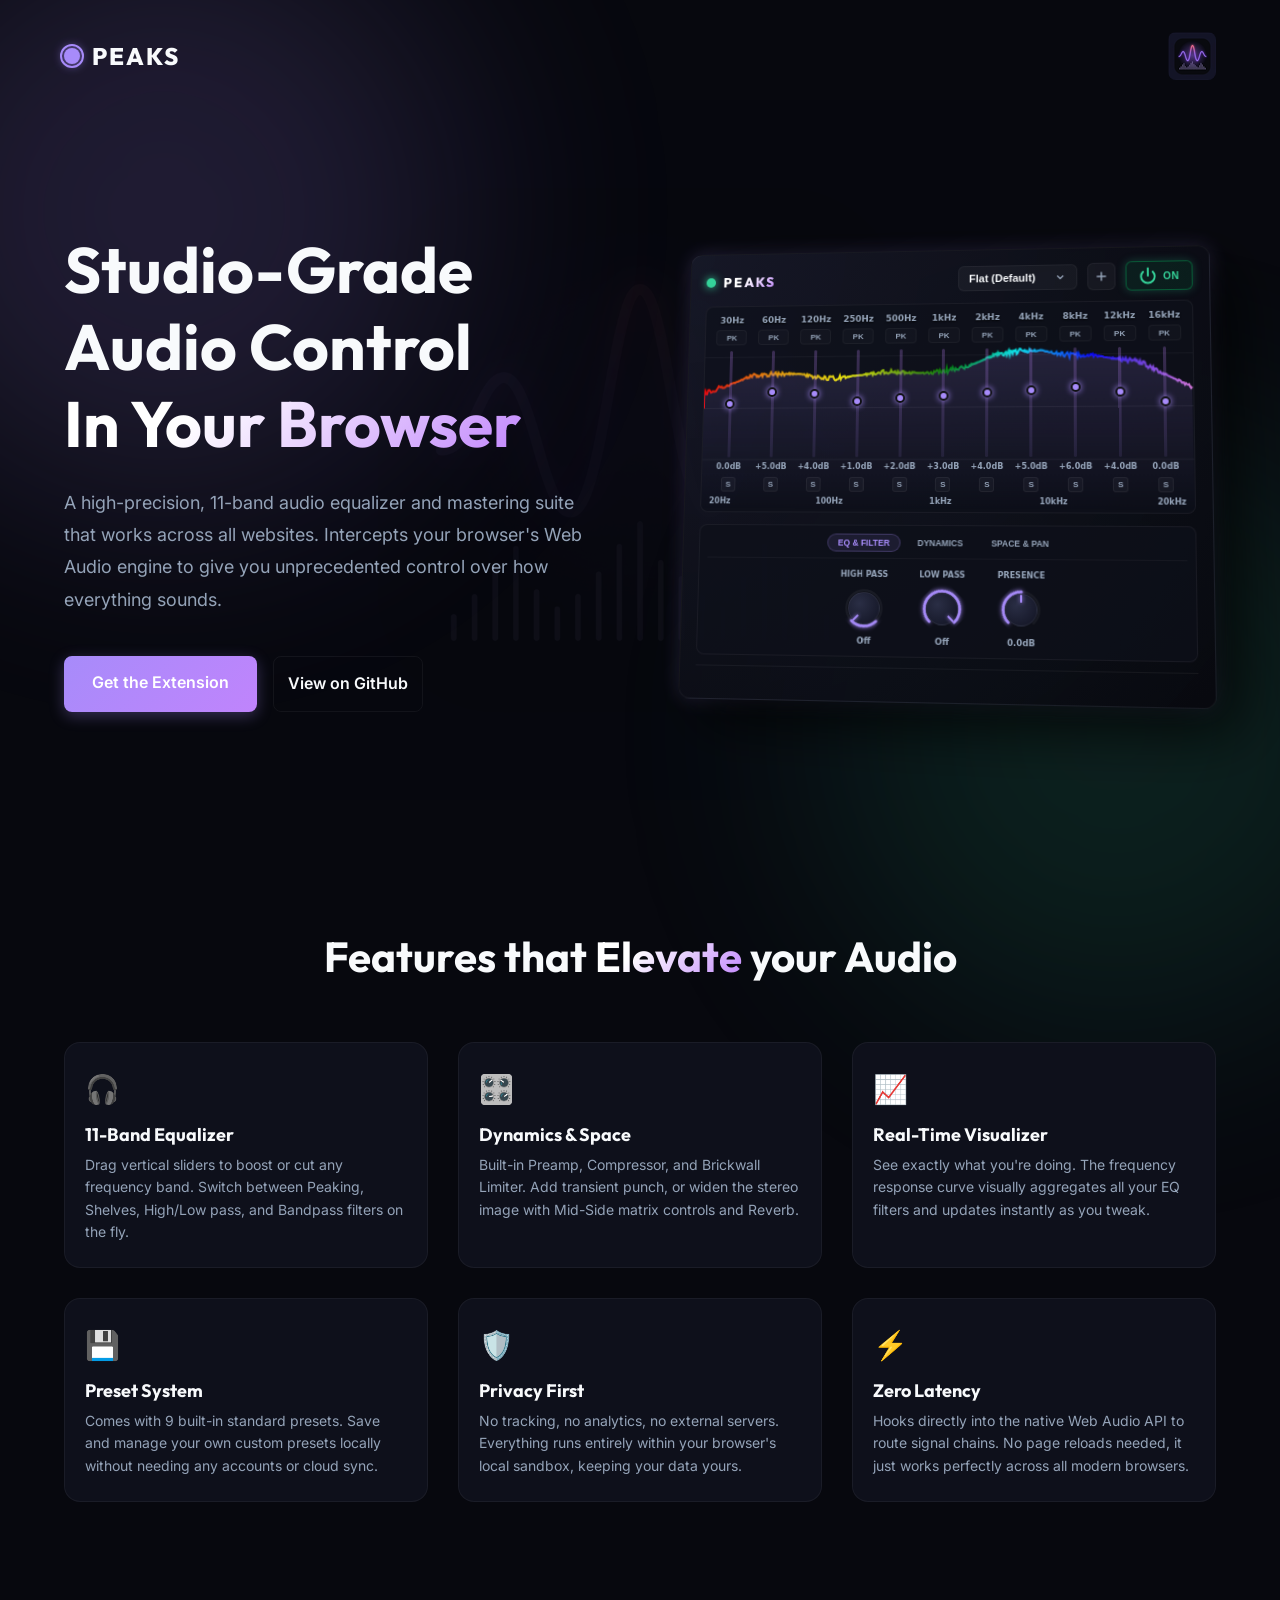
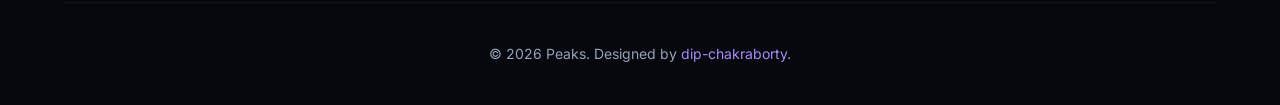
<file: index.html>
<!DOCTYPE html>
<html lang="en">
<head>
  <meta charset="UTF-8">
  <meta name="viewport" content="width=device-width, initial-scale=1.0">
  <title>Peaks - Audio Equalizer</title>
  <link rel="icon" type="image/png" href="icons/icon-48.png">
  <meta name="description" content="A high-precision, 11-band audio equalizer and mastering suite for your browser.">
  <link rel="preconnect" href="https://fonts.googleapis.com">
  <link rel="preconnect" href="https://fonts.gstatic.com" crossorigin>
  <link href="https://fonts.googleapis.com/css2?family=Inter:wght@400;500;600;700;800&family=Outfit:wght@500;700;800&display=swap" rel="stylesheet">
  <style>
    /* Landing Page Base Styles */
    :root {
      --bg-dark: #07080e;
      --bg-surface: #0e101b;
      --panel-bg: rgba(14, 16, 27, 0.7);
      --border-color: rgba(255, 255, 255, 0.05);
      --border-color-hover: rgba(167, 139, 250, 0.18);
      --text-primary: #f8fafc;
      --text-muted: #94a3b8;
      
      --accent-cyan: #a78bfa;     /* Lavender */
      --accent-purple: #c084fc;   
      --accent-green: #34d399;    /* Emerald Mint */
      --accent-red: #fb7185;
    }

    * {
      box-sizing: border-box;
      margin: 0;
      padding: 0;
    }

    body {
      font-family: 'Inter', sans-serif;
      background-color: var(--bg-dark);
      color: var(--text-primary);
      line-height: 1.6;
      overflow-x: hidden;
    }
    
    /* Watermark Background */
    body::before {
      content: '';
      position: fixed;
      top: 50%;
      left: 50%;
      transform: translate(-50%, -50%);
      width: 100vw;
      height: 100vh;
      background: url('icons/peaks_source.png') no-repeat center center;
      background-size: 700px;
      opacity: 0.04;
      z-index: -2;
      pointer-events: none;
    }

    /* Typography */
    h1, h2, h3 {
      font-family: 'Outfit', sans-serif;
      line-height: 1.2;
    }

    .gradient-text {
      background: linear-gradient(135deg, #ffffff 30%, var(--accent-purple) 100%);
      -webkit-background-clip: text;
      -webkit-text-fill-color: transparent;
    }

    .accent-text {
      color: var(--accent-green);
    }

    /* Layout */
    .container {
      max-width: 1200px;
      margin: 0 auto;
      padding: 0 24px;
    }

    /* Nav */
    nav {
      display: flex;
      justify-content: space-between;
      align-items: center;
      padding: 32px 0;
    }

    .logo-container {
      display: flex;
      align-items: center;
      gap: 12px;
      font-family: 'Outfit', sans-serif;
      font-size: 24px;
      font-weight: 800;
      letter-spacing: 2px;
    }

    .logo-dot-main {
      width: 16px;
      height: 16px;
      background-color: var(--accent-cyan);
      border-radius: 50%;
      box-shadow: 0 0 12px var(--accent-cyan);
      position: relative;
    }

    .logo-pulse-main {
      position: absolute;
      top: -4px;
      left: -4px;
      width: 24px;
      height: 24px;
      border: 2px solid var(--accent-cyan);
      border-radius: 50%;
      animation: pulse-main 2s infinite ease-out;
    }

    @keyframes pulse-main {
      0% { transform: scale(1); opacity: 0.6; }
      100% { transform: scale(2.5); opacity: 0; }
    }

    .btn-primary {
      background: linear-gradient(135deg, var(--accent-cyan) 0%, var(--accent-purple) 100%);
      color: white;
      text-decoration: none;
      padding: 12px 24px;
      border-radius: 8px;
      font-weight: 600;
      font-size: 14px;
      transition: all 0.3s ease;
      box-shadow: 0 4px 15px rgba(167, 139, 250, 0.3);
      display: inline-block;
    }

    .btn-primary:hover {
      transform: translateY(-2px);
      box-shadow: 0 6px 20px rgba(167, 139, 250, 0.5);
    }

    /* Hero Section */
    .hero {
      display: flex;
      align-items: center;
      justify-content: space-between;
      gap: 60px;
      min-height: 80vh;
      position: relative;
    }

    /* Background Glows */
    .glow-blob {
      position: absolute;
      width: 600px;
      height: 600px;
      border-radius: 50%;
      filter: blur(120px);
      z-index: -1;
      opacity: 0.4;
      pointer-events: none;
    }
    .glow-1 { top: -200px; left: -200px; background: rgba(167, 139, 250, 0.4); }
    .glow-2 { bottom: -200px; right: -200px; background: rgba(52, 211, 153, 0.3); }

    .hero-content {
      flex: 1;
      max-width: 550px;
    }

    .hero-content h1 {
      font-size: 64px;
      margin-bottom: 24px;
    }

    .hero-content p {
      font-size: 18px;
      color: var(--text-muted);
      margin-bottom: 40px;
      line-height: 1.8;
    }

    /* App Demo Container */
    .hero-demo {
      flex: 1;
      display: flex;
      justify-content: center;
      align-items: center;
      position: relative;
      perspective: 1000px;
    }

    .app-wrapper {
      transform: rotateY(-5deg) rotateX(5deg);
      transition: transform 0.5s cubic-bezier(0.175, 0.885, 0.32, 1.275);
      border-radius: 12px;
      box-shadow: 20px 20px 60px rgba(0,0,0,0.8), 0 0 20px rgba(167, 139, 250, 0.2);
    }

    .app-wrapper:hover {
      transform: rotateY(0deg) rotateX(0deg) scale(1.02);
    }

    /* Features */
    .features {
      padding: 100px 0;
      position: relative;
    }

    .section-title {
      text-align: center;
      font-size: 42px;
      margin-bottom: 60px;
    }

    .features-grid {
      display: grid;
      grid-template-columns: repeat(auto-fit, minmax(300px, 1fr));
      gap: 30px;
    }

    .feature-card {
      background: var(--bg-surface);
      border: 1px solid var(--border-color);
      padding: 24px 20px;
      border-radius: 16px;
      transition: all 0.3s ease;
      position: relative;
      overflow: hidden;
    }

    .feature-card::before {
      content: '';
      position: absolute;
      top: 0; left: 0; width: 100%; height: 100%;
      background: linear-gradient(135deg, rgba(167, 139, 250, 0.1) 0%, transparent 100%);
      opacity: 0;
      transition: opacity 0.3s ease;
    }

    .feature-card:hover {
      transform: translateY(-5px);
      border-color: var(--accent-cyan);
      box-shadow: 0 10px 30px rgba(0,0,0,0.5);
    }
    
    .feature-card:hover::before {
      opacity: 1;
    }

    .feature-icon {
      font-size: 28px;
      margin-bottom: 12px;
      color: var(--accent-cyan);
    }

    .feature-card h3 {
      font-size: 18px;
      margin-bottom: 8px;
    }

    .feature-card p {
      color: var(--text-muted);
      font-size: 14px;
    }

    /* Footer */
    footer {
      border-top: 1px solid var(--border-color);
      padding: 40px 0;
      text-align: center;
      color: var(--text-muted);
      font-size: 14px;
    }


    /* =========================================
       EMBEDDED POPUP CSS (Modified for Landing)
       ========================================= */
    .eq-container {
      width: 530px;
      height: 455px;
      background: radial-gradient(circle at top left, rgba(28, 30, 48, 0.7) 0%, rgba(7, 8, 14, 0.98) 100%);
      border: 1px solid var(--border-color);
      display: flex;
      flex-direction: column;
      justify-content: space-between;
      padding: 14px 16px;
      border-radius: 12px;
      position: relative;
      overflow: hidden;
      /* Reset fonts for inside the app */
      font-family: system-ui, -apple-system, sans-serif;
      text-align: left;
    }

    .eq-header { display: flex; justify-content: space-between; align-items: center; margin-bottom: 10px; }
    .brand { display: flex; align-items: center; gap: 8px; }
    .brand-logo { position: relative; width: 10px; height: 10px; }
    .logo-dot { position: absolute; width: 10px; height: 10px; background-color: var(--accent-cyan); border-radius: 50%; box-shadow: 0 0 8px var(--accent-cyan); transition: background-color 0.3s, box-shadow 0.3s; }
    .logo-pulse { position: absolute; width: 10px; height: 10px; background-color: transparent; border: 2px solid var(--accent-cyan); border-radius: 50%; animation: pulse 2s infinite ease-out; opacity: 0; transition: border-color 0.3s; }
    
    .eq-active .logo-dot { background-color: var(--accent-green); box-shadow: 0 0 10px var(--accent-green); }
    .eq-active .logo-pulse { border-color: var(--accent-green); }
    
    .brand h1 { font-size: 14px; font-weight: 800; letter-spacing: 2px; background: linear-gradient(135deg, #ffffff 40%, #c084fc 100%); -webkit-background-clip: text; -webkit-text-fill-color: transparent; margin:0;}
    .controls-group { display: flex; align-items: center; gap: 10px; }
    
    .custom-dropdown { position: relative; width: 120px; }
    .dropdown-trigger { width: 100%; background: rgba(255, 255, 255, 0.04); border: 1px solid var(--border-color); padding: 6px 10px; border-radius: 6px; color: var(--text-primary); font-size: 11px; font-weight: 600; cursor: pointer; outline: none; display: flex; justify-content: space-between; align-items: center; gap: 4px; transition: all 0.2s ease; }
    .dropdown-trigger:hover { background: rgba(255, 255, 255, 0.09); border-color: var(--border-color-hover); }
    .dropdown-arrow { color: var(--text-muted); transition: transform 0.2s ease; flex-shrink: 0; }
    
    .dropdown-menu { position: absolute; top: calc(100% + 5px); right: 0; width: 160px; background: rgba(10, 11, 20, 0.98); backdrop-filter: blur(12px); border: 1px solid rgba(167, 139, 250, 0.25); border-radius: 8px; box-shadow: 0 10px 25px rgba(0, 0, 0, 0.85), 0 0 12px rgba(167, 139, 250, 0.15); z-index: 150; max-height: 190px; overflow-y: auto; padding: 4px 0; display: none;}
    .dropdown-menu.active { display: block; animation: dropdown-enter 0.2s cubic-bezier(0.16, 1, 0.3, 1); }
    @keyframes dropdown-enter { from { transform: translateY(-8px); opacity: 0; } to { transform: translateY(0); opacity: 1; } }
    .dropdown-group-header { font-size: 8px; font-weight: 700; color: var(--accent-cyan); padding: 6px 12px 3px 12px; letter-spacing: 1px; text-transform: uppercase; border-bottom: 1px solid rgba(255, 255, 255, 0.03); margin-bottom: 2px; }
    .dropdown-item { font-size: 11px; font-weight: 500; color: var(--text-primary); padding: 7px 12px; cursor: pointer; transition: all 0.15s ease; display: flex; align-items: center; justify-content: space-between; }
    .dropdown-item:hover { background: rgba(167, 139, 250, 0.1); color: var(--accent-cyan); }
    .dropdown-item.selected { background: rgba(52, 211, 153, 0.08); color: var(--accent-green); font-weight: 700; }
    
    .power-btn { display: flex; align-items: center; gap: 6px; background: rgba(255, 25, 68, 0.08); border: 1px solid rgba(255, 23, 68, 0.25); padding: 5px 12px; border-radius: 6px; color: var(--accent-red); font-size: 10px; font-weight: 700; letter-spacing: 0.5px; cursor: pointer; outline: none; transition: all 0.2s; }
    .eq-active .power-btn { background: rgba(0, 230, 118, 0.08); border-color: rgba(0, 230, 118, 0.3); color: var(--accent-green); box-shadow: 0 0 10px rgba(52, 211, 153, 0.25); }
    
    .icon-btn { background: rgba(255, 255, 255, 0.04); border: 1px solid var(--border-color); padding: 6px; border-radius: 6px; color: var(--text-muted); cursor: pointer; display: flex; align-items: center; justify-content: center; transition: all 0.2s ease; }
    .icon-btn:hover { background: rgba(255, 255, 255, 0.09); color: var(--text-primary); }
    
    .visualizer-container { background: var(--panel-bg); border: 1px solid var(--border-color); border-radius: 8px; padding: 8px 8px 4px 8px; margin-bottom: 12px; position: relative; display: flex; flex-direction: column; height: 213px; }
    #response-curve { position: absolute; top: 0; left: 0; width: 100%; height: 100%; z-index: 1; pointer-events: none; }
    .visualizer-labels { position: relative; z-index: 2; display: flex; justify-content: space-between; margin-top: 4px; font-size: 8px; font-weight: 600; color: var(--text-muted); pointer-events: none; }
    
    .eq-sliders-row { position: relative; z-index: 2; display: flex; justify-content: space-between; gap: 5px; height: 183px; }
    .band-control { display: flex; flex-direction: column; align-items: center; width: 42px; height: 183px; position: relative; }
    .band-freq { font-size: 9px; font-weight: 700; color: var(--text-muted); height: 12px; line-height: 12px; margin: 0 0 4px 0; text-shadow: 0 1px 2px rgba(0,0,0,0.9); transition: color 0.2s;}
    .band-type-btn { background: rgba(255,255,255,0.02); border: 1px solid rgba(255,255,255,0.04); color: var(--text-muted); font-size: 8px; font-weight: 600; cursor: pointer; width: 32px; height: 16px; border-radius: 4px; margin: 0 0 6px 0; }
    .slider-container { height: 110px; display: flex; justify-content: center; align-items: center; width: 100%; }
    
    .slider-container input[type="range"] { writing-mode: vertical-lr; direction: rtl; width: 16px; height: 100%; appearance: none; background: transparent; cursor: pointer; outline: none; }
    .slider-container input[type="range"]::-webkit-slider-runnable-track { width: 3px; height: 100%; background: rgba(255,255,255,0.08); border-radius: 2px; }
    .eq-active .band-control input[type="range"]::-webkit-slider-runnable-track { background: linear-gradient(to top, rgba(167, 139, 250, 0.1) 0%, rgba(192, 132, 252, 0.25) 100%); }
    .slider-container input[type="range"]::-webkit-slider-thumb { appearance: none; width: 10px; height: 10px; border-radius: 50%; background: #ffffff; border: 2px solid #1a1c29; box-shadow: 0 1px 3px rgba(0,0,0,0.3); margin-left: -3.5px; transition: transform 0.1s, background-color 0.2s; }
    .eq-active .slider-container input[type="range"]::-webkit-slider-thumb { background-color: var(--accent-cyan); border-color: #0f1013; box-shadow: 0 0 6px var(--accent-cyan); }
    
    .band-value { font-size: 8px; font-weight: 600; color: var(--text-muted); height: 12px; margin: 4px 0 0 0; }
    .eq-active .band-control.active-adjust .band-value { color: var(--accent-cyan); font-weight: 700; }
    
    .band-solo-btn { background: rgba(255,255,255,0.03); border: 1px solid rgba(255,255,255,0.05); color: var(--text-muted); width: 15px; height: 15px; border-radius: 3px; font-size: 8px; font-weight: 700; cursor: pointer; display: flex; align-items: center; justify-content: center; margin: 4px 0 0 0; }
    .band-solo-btn.active { background: var(--accent-red); border-color: var(--accent-red); color: #fff; box-shadow: 0 0 6px rgba(251, 113, 133, 0.4); animation: pulse-red 1.5s infinite;}
    @keyframes pulse-red { 0% { box-shadow: 0 0 6px rgba(251, 113, 133, 0.4); } 50% { box-shadow: 0 0 12px rgba(251, 113, 133, 0.75); } 100% { box-shadow: 0 0 6px rgba(251, 113, 133, 0.4); } }
    
    .dials-section { background: var(--panel-bg); border: 1px solid var(--border-color); border-radius: 8px; padding: 8px; margin-bottom: 10px; display: flex; flex-direction: column; gap: 6px; }
    .dial-tabs { display: flex; justify-content: center; gap: 6px; border-bottom: 1px solid rgba(255,255,255,0.04); padding-bottom: 6px; }
    .dial-tab-btn { background: transparent; border: 1px solid transparent; color: var(--text-muted); font-size: 8.5px; font-weight: 700; text-transform: uppercase; padding: 3px 10px; border-radius: 20px; cursor: pointer; }
    .dial-tab-btn.active { background: rgba(167, 139, 250, 0.1); color: var(--accent-cyan); border-color: rgba(167, 139, 250, 0.25); }
    
    .eq-dials-row { display: flex; justify-content: center; gap: 12px; padding: 4px 0 0 0; }
    .dial-control { display: flex; flex-direction: column; align-items: center; width: 66px; }
    .dial-label { font-size: 8px; font-weight: 700; color: var(--text-muted); margin-bottom: 4px; text-transform: uppercase; }
    .dial-wrapper { position: relative; width: 44px; height: 44px; display: flex; justify-content: center; align-items: center; }
    .dial-knob { position: relative; width: 32px; height: 32px; background: radial-gradient(circle at 35% 35%, #2a2e45 0%, #111322 100%); border-radius: 50%; border: 1px solid rgba(255,255,255,0.06); cursor: ns-resize; z-index: 2; }
    .dial-marker { position: absolute; top: 0; left: 50%; width: 2px; height: 8px; background: #fff; transform-origin: 50% 16px; margin-left: -1px; border-radius: 1px; }
    .eq-active .dial-marker { background: var(--accent-cyan); box-shadow: 0 0 4px var(--accent-cyan); }
    .dial-svg { position: absolute; top: 0; left: 0; width: 44px; height: 44px; transform: rotate(135deg); z-index: 1; pointer-events: none; }
    .dial-track { fill: none; stroke: rgba(255,255,255,0.05); stroke-width: 2; stroke-linecap: round; stroke-dasharray: 75.4; stroke-dashoffset: 0; }
    .dial-fill { fill: none; stroke: rgba(255,255,255,0.3); stroke-width: 2.5; stroke-linecap: round; stroke-dasharray: 75.4; transition: stroke 0.3s; }
    .eq-active .dial-fill { stroke: var(--accent-cyan); filter: drop-shadow(0 0 2px var(--accent-cyan)); }
    .dial-value { font-size: 8.5px; font-weight: 600; color: var(--text-muted); margin-top: 4px; }
    .eq-active .dial-control.active-adjust .dial-value { color: var(--accent-cyan); font-weight: 700; }

    .eq-footer { display: flex; justify-content: space-between; align-items: center; }
    .text-btn { background: transparent; border: none; color: var(--text-muted); font-size: 10px; font-weight: 600; cursor: pointer; }
    .tip-text { font-size: 8.5px; color: rgba(255,255,255,0.25); text-decoration: none; }
    
    .ui-disabled { opacity: 0.5; pointer-events: none; filter: grayscale(50%); }

    /* Responsive */
    @media (max-width: 900px) {
      .hero { flex-direction: column; text-align: center; margin-top: 40px; }
      .hero-content { max-width: 100%; }
      .app-wrapper { transform: none; margin-top: 40px; }
      .app-wrapper:hover { transform: scale(1.02); }
      .glow-blob { display: none; }
    }
  </style>
</head>
<body>

  <div class="container">
    <nav>
      <div class="logo-container">
        <div class="logo-dot-main">
          <div class="logo-pulse-main"></div>
        </div>
        PEAKS
      </div>
      <div>
        <img src="icons/icon-48.png" alt="Peaks Logo" width="48" height="48" style="display: block; border-radius: 8px;" />
      </div>
    </nav>

    <section class="hero">
      <!-- Background Glows -->
      <div class="glow-blob glow-1"></div>
      <div class="glow-blob glow-2"></div>
      
      <div class="hero-content">
        <h1>Studio-Grade Audio Control <br><span class="gradient-text">In Your Browser</span></h1>
        <p>A high-precision, 11-band audio equalizer and mastering suite that works across all websites. Intercepts your browser's Web Audio engine to give you unprecedented control over how everything sounds.</p>
        <div style="display: flex; gap: 16px; justify-content: flex-start; flex-wrap: wrap;">
          <a href="https://addons.mozilla.org/en-US/firefox/addon/peaks/" class="btn-primary" style="font-size: 16px; padding: 14px 28px;">Get the Extension</a>
          <a href="https://github.com/dip-chakraborty/Peaks" target="_blank" style="color: var(--text-primary); text-decoration: none; padding: 14px; font-weight: 600; border: 1px solid var(--border-color); border-radius: 8px;">View on GitHub</a>
        </div>
      </div>

      <div class="hero-demo">
        <div class="app-wrapper">
          <!-- EMBEDDED POPUP UI -->
          <div class="eq-container" id="eq-app">
            <header class="eq-header">
              <div class="brand">
                <div class="brand-logo">
                  <span class="logo-dot"></span>
                  <span class="logo-pulse"></span>
                </div>
                <h1>PEAKS</h1>
              </div>
              <div class="controls-group">
                <div class="custom-dropdown" id="preset-dropdown">
                  <button class="dropdown-trigger" id="dropdown-trigger">
                    <span id="selected-preset-name">Flat (Default)</span>
                    <svg class="dropdown-arrow" viewBox="0 0 24 24" width="12" height="12" fill="none" stroke="currentColor" stroke-width="2.5"><polyline points="6 9 12 15 18 9"></polyline></svg>
                  </button>
                  <div class="dropdown-menu" id="dropdown-menu"></div>
                </div>
                <button id="save-preset-btn" class="icon-btn">
                  <svg viewBox="0 0 24 24" width="14" height="14" fill="none" stroke="currentColor" stroke-width="2.5"><path d="M12 5v14M5 12h14" stroke-linecap="round" stroke-linejoin="round"/></svg>
                </button>
                <button id="master-toggle" class="power-btn">
                  <svg viewBox="0 0 24 24" width="18" height="18" fill="none" stroke="currentColor" stroke-width="2.5"><path d="M18.36 6.64a9 9 0 1 1-12.73 0M12 2v10" stroke-linecap="round" stroke-linejoin="round"/></svg>
                  <span id="power-status-text">OFF</span>
                </button>
              </div>
            </header>
            
            <section class="visualizer-container">
              <canvas id="response-curve" width="498" height="195"></canvas>
              <main class="eq-sliders-row" id="sliders-row"></main>
              <div class="visualizer-labels">
                <span>20Hz</span><span>100Hz</span><span>1kHz</span><span>10kHz</span><span>20kHz</span>
              </div>
            </section>
            
            <section class="dials-section">
              <div class="dial-tabs">
                <button class="dial-tab-btn active" data-tab="tone">EQ & Filter</button>
                <button class="dial-tab-btn" data-tab="dynamics">Dynamics</button>
                <button class="dial-tab-btn" data-tab="spatial">Space & Pan</button>
              </div>
              <section class="eq-dials-row" id="dials-row"></section>
            </section>
            
            <footer class="eq-footer">
              <button id="reset-btn" class="text-btn">Reset All</button>
              <span class="tip-text">Interactive Demo</span>
            </footer>
          </div>
        </div>
      </div>
    </section>

    <section class="features" id="features">
      <h2 class="section-title">Features that <span class="gradient-text">Elevate</span> your Audio</h2>
      <div class="features-grid">
        <div class="feature-card">
          <div class="feature-icon">🎧</div>
          <h3>11-Band Equalizer</h3>
          <p>Drag vertical sliders to boost or cut any frequency band. Switch between Peaking, Shelves, High/Low pass, and Bandpass filters on the fly.</p>
        </div>
        <div class="feature-card">
          <div class="feature-icon">🎛️</div>
          <h3>Dynamics & Space</h3>
          <p>Built-in Preamp, Compressor, and Brickwall Limiter. Add transient punch, or widen the stereo image with Mid-Side matrix controls and Reverb.</p>
        </div>
        <div class="feature-card">
          <div class="feature-icon">📈</div>
          <h3>Real-Time Visualizer</h3>
          <p>See exactly what you're doing. The frequency response curve visually aggregates all your EQ filters and updates instantly as you tweak.</p>
        </div>
        <div class="feature-card">
          <div class="feature-icon">💾</div>
          <h3>Preset System</h3>
          <p>Comes with 9 built-in standard presets. Save and manage your own custom presets locally without needing any accounts or cloud sync.</p>
        </div>
        <div class="feature-card">
          <div class="feature-icon">🛡️</div>
          <h3>Privacy First</h3>
          <p>No tracking, no analytics, no external servers. Everything runs entirely within your browser's local sandbox, keeping your data yours.</p>
        </div>
        <div class="feature-card">
          <div class="feature-icon">⚡</div>
          <h3>Zero Latency</h3>
          <p>Hooks directly into the native Web Audio API to route signal chains. No page reloads needed, it just works perfectly across all modern browsers.</p>
        </div>
      </div>
    </section>
    
    <footer>
      <p>&copy; 2026 Peaks. Designed by <a href="https://github.com/dip-chakraborty" style="color: var(--accent-cyan); text-decoration: none;">dip-chakraborty</a>.</p>
    </footer>
  </div>

  <!-- EMBEDDED POPUP JS -->
  <script>
    // Embedded Peaks App Logic (Mocked for Demo)
    document.addEventListener("DOMContentLoaded", () => {
      const DEFAULT_BANDS = [
        { type: "lowshelf",  frequency: 30,    Q: 0.707, gain: 0, name: "30Hz"  },
        { type: "lowshelf",  frequency: 60,    Q: 0.707, gain: 0, name: "60Hz"  },
        { type: "peaking",   frequency: 120,   Q: 0.80,  gain: 0, name: "120Hz" },
        { type: "peaking",   frequency: 250,   Q: 0.90,  gain: 0, name: "250Hz" },
        { type: "peaking",   frequency: 500,   Q: 1.00,  gain: 0, name: "500Hz" },
        { type: "peaking",   frequency: 1000,  Q: 1.00,  gain: 0, name: "1kHz"  },
        { type: "peaking",   frequency: 2000,  Q: 1.10,  gain: 0, name: "2kHz"  },
        { type: "peaking",   frequency: 4000,  Q: 1.20,  gain: 0, name: "4kHz"  },
        { type: "peaking",   frequency: 8000,  Q: 1.50,  gain: 0, name: "8kHz"  },
        { type: "highshelf", frequency: 12000, Q: 0.707, gain: 0, name: "12kHz" },
        { type: "highshelf", frequency: 16000, Q: 0.707, gain: 0, name: "16kHz" }
      ];

      let eqSettings = {
        enabled: true, // Start enabled for demo
        bands: JSON.parse(JSON.stringify(DEFAULT_BANDS)),
        masterGain: 1.0,
        dials: { highpass: 20, lowpass: 20000, presence: 0, air: 0, brilliance: 0, width: 1.0, compressor: 0.0, limiter: -0.5, transient: 0.0, pan: 0.0, revdry: 1.0, revwet: 0.0 }
      };
      
      let activeSoloIndexes = [];
      let activeDialTab = "tone";
      let isAudioPlaying = true; // Simulate audio playing for visualizer
      let animTime = 0;

      const eqApp = document.getElementById("eq-app");
      const masterToggle = document.getElementById("master-toggle");
      const powerStatusText = document.getElementById("power-status-text");
      const slidersRow = document.getElementById("sliders-row");
      const dialsRow = document.getElementById("dials-row");
      const resetBtn = document.getElementById("reset-btn");
      const canvas = document.getElementById("response-curve");
      const ctx = canvas.getContext("2d");
      const dropdownTrigger = document.getElementById("dropdown-trigger");
      const dropdownMenu = document.getElementById("dropdown-menu");

      const PRESETS = {
        flat: [0, 0, 0, 0, 0, 0, 0, 0, 0, 0, 0],
        "bass-boost": [0, 9, 7, 4, 1, 0, 0, 0, 0, 0, 0],
        "bass-reducer": [0, -9, -7, -3, 0, 0, 0, 0, 0, 0, 0],
        "vocal-boost": [3, -3, -1, 2, 5, 6, 5, 3, 1, 0, 0],
        "treble-boost": [0, 0, 0, 0, 0, 2, 4, 7, 9, 10, 0],
        acoustic: [0, 5, 4, 1, 2, 3, 4, 5, 6, 4, 0],
        electronic: [0, 8, 5, 0, -2, 0, 2, 4, 6, 7, 0],
        rock: [0, 6, 4, -2, -3, 1, 3, 5, 6, 5, 0],
        classical: [0, 5, 3, 2, 1, -1, -1, 2, 4, 5, 0]
      };

      const DIAL_CONFIGS = [
        { id: "highpass", name: "High Pass", tab: "tone", min: 20, max: 800, step: 5, defaultVal: 20, getValueText: (v) => v===20?"Off":`${Math.round(v)}Hz`, scale: "log" },
        { id: "lowpass", name: "Low Pass", tab: "tone", min: 2000, max: 20000, step: 50, defaultVal: 20000, getValueText: (v) => v===20000?"Off":`${Math.round(v)}Hz`, scale: "log" },
        { id: "presence", name: "Presence", tab: "tone", min: -12, max: 12, step: 0.2, defaultVal: 0, getValueText: (v) => `${v>0?"+":""}${v.toFixed(1)}dB`, scale: "linear" },
        
        { id: "preamp", name: "Preamp", tab: "dynamics", min: 0, max: 2, step: 0.05, defaultVal: 1, getValueText: (v) => `${v.toFixed(2)}x`, scale: "linear" },
        { id: "compressor", name: "Compressor", tab: "dynamics", min: -40, max: 0, step: 1, defaultVal: 0, getValueText: (v) => v===0?"Off":`${v}dB`, scale: "linear" },
        
        { id: "width", name: "Width", tab: "spatial", min: 0, max: 2, step: 0.05, defaultVal: 1, getValueText: (v) => `${Math.round(v*100)}%`, scale: "linear" },
        { id: "pan", name: "Pan", tab: "spatial", min: -1, max: 1, step: 0.05, defaultVal: 0, getValueText: (v) => v===0?"Center":v>0?`R ${Math.round(v*100)}`:`L ${Math.round(Math.abs(v)*100)}`, scale: "linear" }
      ];

      function valueToPct(val, config) {
        if (config.scale === "log") return (Math.log10(val / config.min)) / (Math.log10(config.max / config.min));
        return (val - config.min) / (config.max - config.min);
      }

      function pctToValue(pct, config) {
        pct = Math.max(0, Math.min(1, pct));
        let val = config.scale === "log" ? config.min * Math.pow(config.max/config.min, pct) : config.min + pct * (config.max - config.min);
        return Math.round(val / config.step) * config.step;
      }

      function applyDisabledState() {
        if(eqSettings.enabled) {
          eqApp.classList.add("eq-active");
          eqApp.querySelectorAll('.ui-disabled').forEach(el => el.classList.remove('ui-disabled'));
        } else {
          eqApp.classList.remove("eq-active");
          eqApp.querySelector('.visualizer-container').classList.add('ui-disabled');
          eqApp.querySelector('.dials-section').classList.add('ui-disabled');
        }
      }

      function renderUI() {
        powerStatusText.textContent = eqSettings.enabled ? "ON" : "OFF";
        
        slidersRow.innerHTML = "";
        eqSettings.bands.forEach((band, idx) => {
          const div = document.createElement("div");
          div.className = "band-control";
          const sign = band.gain > 0 ? "+" : "";
          div.innerHTML = `
            <span class="band-freq">${band.name}</span>
            <button class="band-type-btn">PK</button>
            <div class="slider-container"><input type="range" min="-20" max="20" step="0.5" value="${band.gain}"></div>
            <span class="band-value">${sign}${band.gain.toFixed(1)}dB</span>
            <button class="band-solo-btn">S</button>
          `;
          const input = div.querySelector("input");
          input.addEventListener("input", (e) => {
            band.gain = parseFloat(e.target.value);
            div.querySelector(".band-value").textContent = `${band.gain > 0 ? "+" : ""}${band.gain.toFixed(1)}dB`;
            drawFrequencyResponse();
          });
          slidersRow.appendChild(div);
        });

        applyDisabledState();
      }

      function renderDials() {
        dialsRow.innerHTML = "";
        const configs = DIAL_CONFIGS.filter(c => c.tab === activeDialTab);
        configs.forEach(config => {
          let val = config.id === "preamp" ? eqSettings.masterGain : eqSettings.dials[config.id];
          const pct = valueToPct(val, config);
          const angle = -135 + pct * 270;
          const strokeDashoffset = 75.4 - pct * 75.4;

          const div = document.createElement("div");
          div.className = "dial-control";
          div.innerHTML = `
            <span class="dial-label">${config.name}</span>
            <div class="dial-wrapper">
              <div class="dial-knob"><div class="dial-marker" style="transform: rotate(${angle}deg)"></div></div>
              <svg class="dial-svg" viewBox="0 0 40 40">
                <circle class="dial-track" cx="20" cy="20" r="16"></circle>
                <circle class="dial-fill" cx="20" cy="20" r="16" style="stroke-dashoffset: ${strokeDashoffset}px"></circle>
              </svg>
            </div>
            <span class="dial-value">${config.getValueText(val)}</span>
          `;
          
          let isDragging = false, startY = 0, startPct = 0;
          const knob = div.querySelector('.dial-knob');
          
          knob.addEventListener("mousedown", (e) => {
            if(!eqSettings.enabled) return;
            isDragging = true; startY = e.clientY; startPct = valueToPct(val, config);
          });
          window.addEventListener("mousemove", (e) => {
            if(!isDragging) return;
            const newPct = Math.max(0, Math.min(1, startPct + (startY - e.clientY) * 0.007));
            val = pctToValue(newPct, config);
            if (config.id === "preamp") eqSettings.masterGain = val; else eqSettings.dials[config.id] = val;
            
            div.querySelector('.dial-marker').style.transform = `rotate(${-135 + newPct * 270}deg)`;
            div.querySelector('.dial-fill').style.strokeDashoffset = `${75.4 - newPct * 75.4}px`;
            div.querySelector('.dial-value').textContent = config.getValueText(val);
          });
          window.addEventListener("mouseup", () => isDragging = false);

          dialsRow.appendChild(div);
        });
      }

      function drawFrequencyResponse() {
        ctx.clearRect(0, 0, canvas.width, canvas.height);
        
        // Draw grid
        ctx.strokeStyle = "rgba(255, 255, 255, 0.05)";
        ctx.lineWidth = 1;
        ctx.beginPath();
        for(let i=1; i<4; i++) { ctx.moveTo(0, i*(canvas.height/4)); ctx.lineTo(canvas.width, i*(canvas.height/4)); }
        ctx.stroke();

        if(!eqSettings.enabled) return;

        // Draw EQ curve
        ctx.beginPath();
        const rainbowGrad = ctx.createLinearGradient(0, 0, canvas.width, 0);
        rainbowGrad.addColorStop(0, "rgba(255, 0, 0, 0.9)");
        rainbowGrad.addColorStop(0.15, "rgba(255, 165, 0, 0.9)");
        rainbowGrad.addColorStop(0.3, "rgba(255, 255, 0, 0.9)");
        rainbowGrad.addColorStop(0.5, "rgba(0, 128, 0, 0.9)");
        rainbowGrad.addColorStop(0.65, "rgba(0, 255, 255, 0.9)");
        rainbowGrad.addColorStop(0.8, "rgba(0, 0, 255, 0.9)");
        rainbowGrad.addColorStop(1, "rgba(238, 130, 238, 0.9)");
        ctx.strokeStyle = rainbowGrad;
        ctx.lineWidth = 2;
        ctx.moveTo(0, canvas.height/2);
        
        for(let x=0; x<canvas.width; x++) {
          let yOffset = 0;
          const normX = x / canvas.width;
          
          eqSettings.bands.forEach((b, i) => {
            const center = i / 10; 
            const dist = Math.abs(normX - center);
            const influence = Math.max(0, 1 - dist*3);
            yOffset += (b.gain * influence);
          });

          // Simulate live audio
          if(isAudioPlaying) {
            yOffset += Math.sin(x*0.05 + animTime) * (Math.random()*1.5);
          }
          
          const y = (canvas.height/2) - (yOffset * 3.5);
          ctx.lineTo(x, y);
        }
        ctx.stroke();
        
        // Fill gradient
        ctx.lineTo(canvas.width, canvas.height);
        ctx.lineTo(0, canvas.height);
        const grad = ctx.createLinearGradient(0,0,0,canvas.height);
        grad.addColorStop(0, "rgba(167, 139, 250, 0.2)");
        grad.addColorStop(1, "rgba(167, 139, 250, 0)");
        ctx.fillStyle = grad;
        ctx.fill();
      }

      function animate() {
        if(eqSettings.enabled) {
          animTime += 0.1;
          drawFrequencyResponse();
        }
        requestAnimationFrame(animate);
      }

      // Event Listeners
      masterToggle.addEventListener("click", () => {
        eqSettings.enabled = !eqSettings.enabled;
        renderUI(); renderDials(); drawFrequencyResponse();
      });

      resetBtn.addEventListener("click", () => {
        eqSettings.bands = JSON.parse(JSON.stringify(DEFAULT_BANDS));
        renderUI(); drawFrequencyResponse();
      });
      
      dropdownTrigger.addEventListener("click", () => dropdownMenu.classList.toggle("active"));
      
      const presetNames = [
        { key: "flat", label: "Flat (Default)" },
        { key: "bass-boost", label: "Bass Booster" },
        { key: "bass-reducer", label: "Bass Reducer" },
        { key: "vocal-boost", label: "Vocal Booster" },
        { key: "treble-boost", label: "Treble Booster" },
        { key: "acoustic", label: "Acoustic" },
        { key: "electronic", label: "Electronic" },
        { key: "rock", label: "Rock" },
        { key: "classical", label: "Classical" }
      ];
      presetNames.forEach(p => {
        const item = document.createElement("div");
        item.className = "dropdown-item";
        item.textContent = p.label;
        item.addEventListener("click", () => {
          eqSettings.bands.forEach((b, i) => b.gain = PRESETS[p.key][i]);
          document.getElementById("selected-preset-name").textContent = p.label;
          dropdownMenu.classList.remove("active");
          renderUI();
          drawFrequencyResponse();
        });
        dropdownMenu.appendChild(item);
      });
      document.querySelectorAll(".dial-tab-btn").forEach(btn => {
        btn.addEventListener("click", (e) => {
          if(!eqSettings.enabled) return;
          document.querySelectorAll(".dial-tab-btn").forEach(b => b.classList.remove("active"));
          e.target.classList.add("active");
          activeDialTab = e.target.dataset.tab;
          renderDials();
        });
      });
      
      // Init
      renderUI();
      renderDials();
      animate();

      // Apply a preset for the demo
      eqSettings.bands.forEach((b, i) => b.gain = PRESETS['acoustic'][i]);
      renderUI();
    });
  </script>
</body>
</html>
</file>
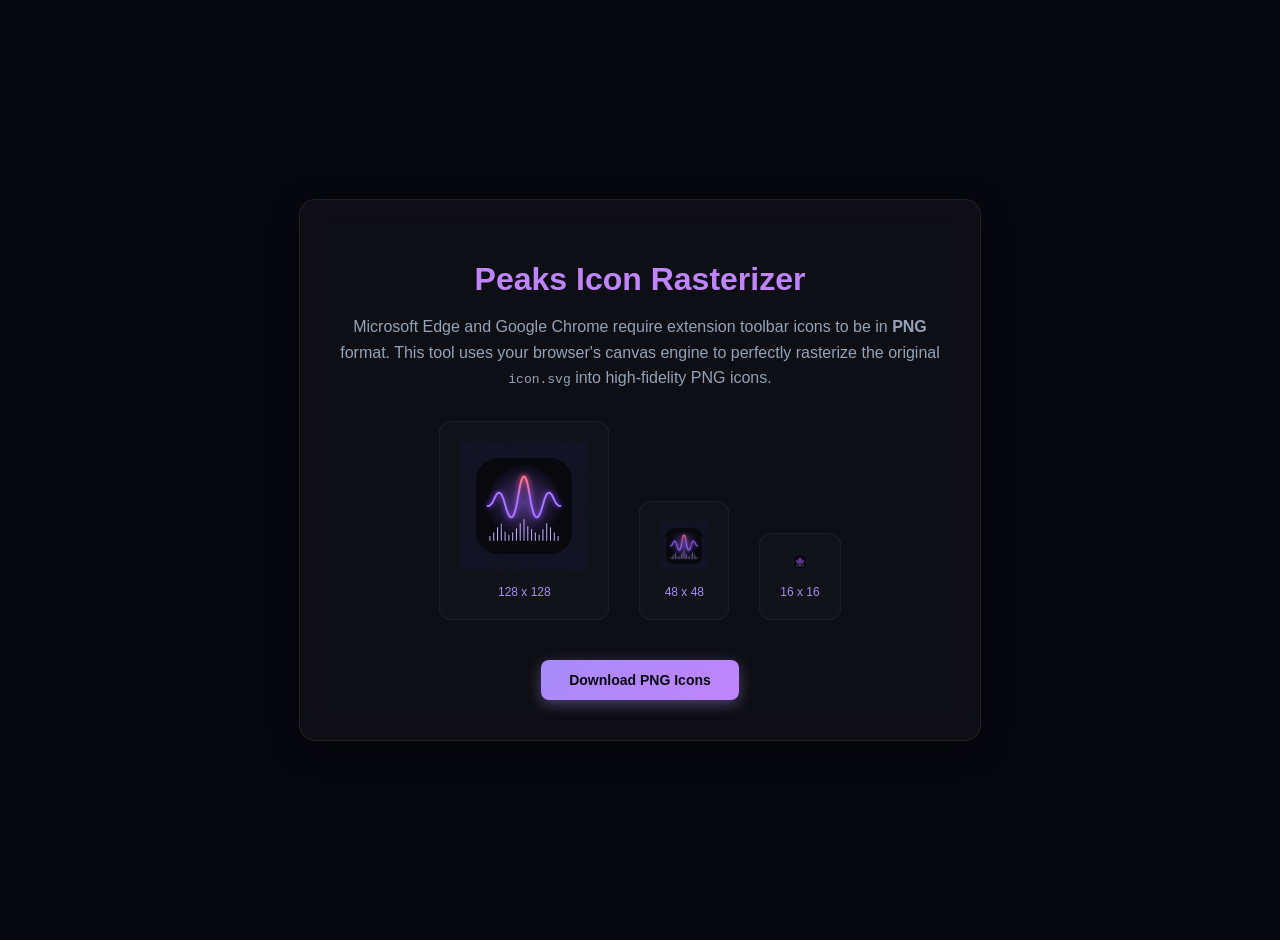
<file: developer/generator.html>
<!DOCTYPE html>
<html lang="en">
<head>
  <meta charset="UTF-8">
  <meta name="viewport" content="width=device-width, initial-scale=1.0">
  <title>Peaks Icon Rasterizer</title>
  <style>
    body {
      font-family: 'Segoe UI', Tahoma, Geneva, Verdana, sans-serif;
      background-color: #07080e;
      color: #e2e8f0;
      display: flex;
      flex-direction: column;
      align-items: center;
      justify-content: center;
      min-height: 100vh;
      margin: 0;
      padding: 20px;
    }
    .container {
      background: rgba(255, 255, 255, 0.03);
      backdrop-filter: blur(16px);
      border: 1px solid rgba(255, 255, 255, 0.08);
      border-radius: 16px;
      padding: 40px;
      text-align: center;
      max-width: 600px;
      box-shadow: 0 8px 32px 0 rgba(0, 0, 0, 0.37);
    }
    h1 {
      color: #c084fc;
      margin-bottom: 10px;
      font-weight: 600;
    }
    p {
      color: #94a3b8;
      line-height: 1.6;
      margin-bottom: 30px;
    }
    .icon-grid {
      display: flex;
      justify-content: center;
      align-items: flex-end;
      gap: 30px;
      margin-bottom: 40px;
    }
    .icon-card {
      background: rgba(255, 255, 255, 0.02);
      border: 1px solid rgba(255, 255, 255, 0.05);
      border-radius: 12px;
      padding: 20px;
      display: flex;
      flex-direction: column;
      align-items: center;
    }
    .icon-label {
      font-size: 12px;
      color: #a78bfa;
      margin-top: 15px;
      font-weight: 500;
    }
    .download-btn {
      background: linear-gradient(135deg, #a78bfa, #c084fc);
      color: #07080e;
      border: none;
      padding: 12px 28px;
      font-size: 14px;
      font-weight: 600;
      border-radius: 8px;
      cursor: pointer;
      transition: transform 0.2s, box-shadow 0.2s;
      box-shadow: 0 4px 14px 0 rgba(167, 139, 250, 0.4);
    }
    .download-btn:hover {
      transform: translateY(-2px);
      box-shadow: 0 6px 20px 0 rgba(167, 139, 250, 0.6);
    }
    .download-btn:active {
      transform: translateY(0);
    }
  </style>
</head>
<body>
  <div class="container">
    <h1>Peaks Icon Rasterizer</h1>
    <p>
      Microsoft Edge and Google Chrome require extension toolbar icons to be in <strong>PNG</strong> format. 
      This tool uses your browser's canvas engine to perfectly rasterize the original <code>icon.svg</code> into high-fidelity PNG icons.
    </p>

    <div class="icon-grid">
      <div class="icon-card">
        <canvas id="canvas-128" width="128" height="128"></canvas>
        <span class="icon-label">128 x 128</span>
      </div>
      <div class="icon-card">
        <canvas id="canvas-48" width="48" height="48"></canvas>
        <span class="icon-label">48 x 48</span>
      </div>
      <div class="icon-card">
        <canvas id="canvas-16" width="16" height="16"></canvas>
        <span class="icon-label">16 x 16</span>
      </div>
    </div>

    <button class="download-btn" id="download-all-btn">Download PNG Icons</button>
  </div>

  <script src="generator.js"></script>
</body>
</html>
</file>
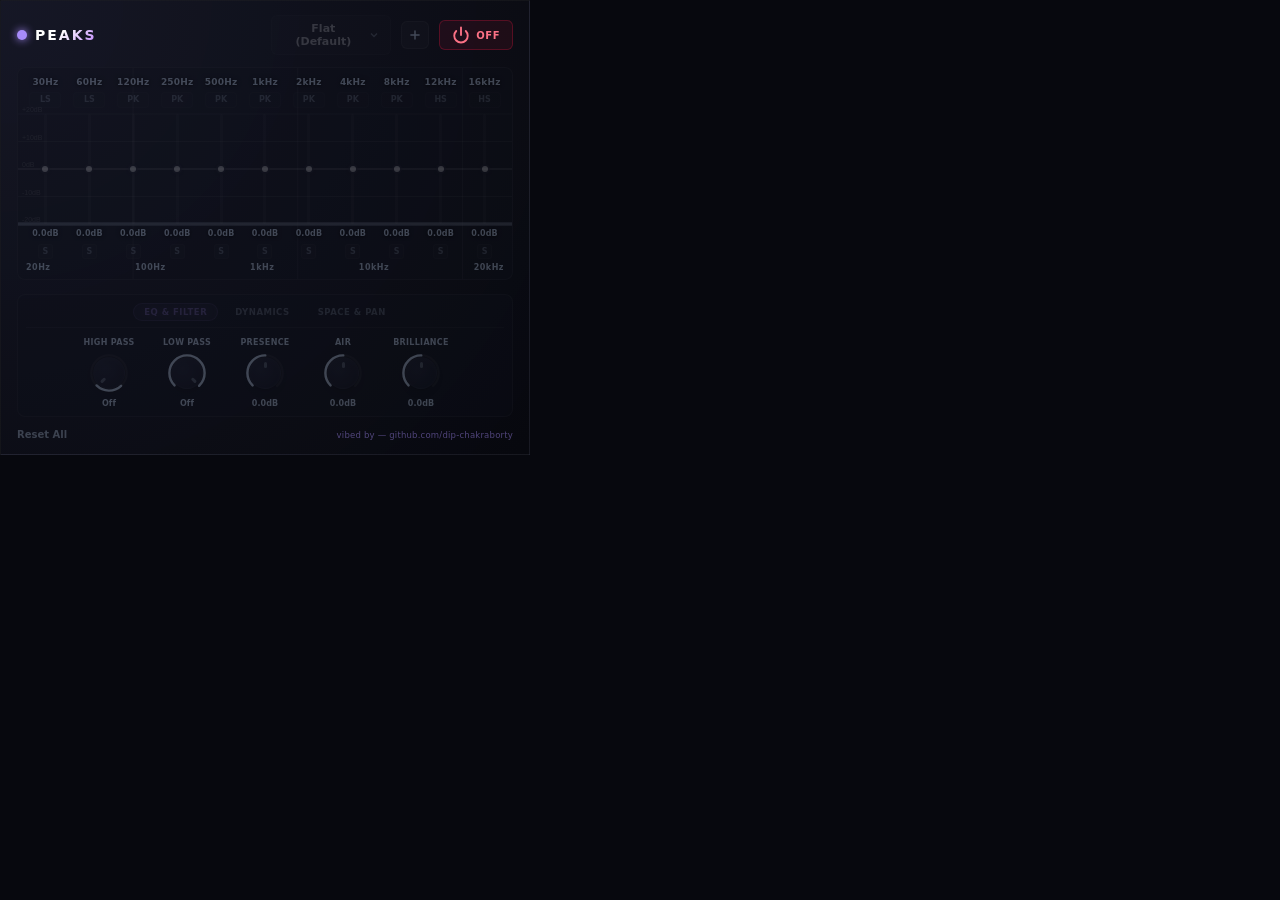
<file: popup/popup.html>
<!DOCTYPE html>
<html lang="en">
<head>
  <meta charset="UTF-8">
  <meta name="viewport" content="width=device-width, initial-scale=1.0">
  <title>Peaks</title>
  <link rel="stylesheet" href="popup.css">
</head>
<body>
  <div class="eq-container">
    <!-- Header Section -->
    <header class="eq-header">
      <div class="brand">
        <div class="brand-logo">
          <span class="logo-dot"></span>
          <span class="logo-pulse"></span>
        </div>
        <h1>PEAKS</h1>
      </div>
      <div class="controls-group">
        <!-- Custom Preset Dropdown -->
        <div class="custom-dropdown" id="preset-dropdown">
          <button class="dropdown-trigger" id="dropdown-trigger" title="Select Preset">
            <span id="selected-preset-name">Flat (Default)</span>
            <svg class="dropdown-arrow" viewBox="0 0 24 24" width="12" height="12" fill="none" stroke="currentColor" stroke-width="2.5">
              <polyline points="6 9 12 15 18 9"></polyline>
            </svg>
          </button>
          <div class="dropdown-menu hidden" id="dropdown-menu">
            <!-- Dynamically populated in groups -->
          </div>
        </div>

        <!-- Save Custom Preset Button -->
        <button id="save-preset-btn" class="icon-btn" title="Save Custom Preset" aria-label="Save Custom Preset">
          <svg viewBox="0 0 24 24" width="14" height="14" fill="none" stroke="currentColor" stroke-width="2.5">
            <path d="M12 5v14M5 12h14" stroke-linecap="round" stroke-linejoin="round"/>
          </svg>
        </button>

        <!-- Delete Custom Preset Button -->
        <button id="delete-preset-btn" class="icon-btn delete-btn hidden" title="Delete Custom Preset" aria-label="Delete Custom Preset">
          <svg viewBox="0 0 24 24" width="14" height="14" fill="none" stroke="currentColor" stroke-width="2.5">
            <polyline points="3 6 5 6 21 6" stroke-linecap="round" stroke-linejoin="round"/>
            <path d="M19 6v14a2 2 0 0 1-2 2H7a2 2 0 0 1-2-2V6m3 0V4a2 2 0 0 1 2-2h4a2 2 0 0 1 2 2v2" stroke-linecap="round" stroke-linejoin="round"/>
            <line x1="10" y1="11" x2="10" y2="17" stroke-linecap="round" stroke-linejoin="round"/>
            <line x1="14" y1="11" x2="14" y2="17" stroke-linecap="round" stroke-linejoin="round"/>
          </svg>
        </button>

        <!-- Master Power Toggle -->
        <button id="master-toggle" class="power-btn" aria-label="Toggle Equalizer">
          <svg viewBox="0 0 24 24" width="18" height="18" fill="none" stroke="currentColor" stroke-width="2.5">
            <path d="M18.36 6.64a9 9 0 1 1-12.73 0M12 2v10" stroke-linecap="round" stroke-linejoin="round"/>
          </svg>
          <span id="power-status-text">OFF</span>
        </button>
      </div>
    </header>

    <!-- Save Preset Overlay Modal -->
    <div id="save-preset-modal" class="preset-modal hidden">
      <div class="preset-modal-content">
        <h3>SAVE PRESET</h3>
        <input type="text" id="preset-name-input" placeholder="Preset name..." maxlength="18">
        <div class="preset-modal-actions">
          <button id="cancel-save-btn" class="text-btn">CANCEL</button>
          <button id="confirm-save-btn" class="action-btn">SAVE</button>
        </div>
      </div>
    </div>

    <!-- Overwrite Confirmation Modal -->
    <div id="overwrite-modal" class="preset-modal hidden">
      <div class="preset-modal-content">
        <h3>PRESET EXISTS</h3>
        <p class="overwrite-msg">A preset named &ldquo;<span id="overwrite-name-label"></span>&rdquo; already exists. Overwrite it?</p>
        <div class="preset-modal-actions">
          <button id="overwrite-no-btn" class="text-btn">NO, GO BACK</button>
          <button id="overwrite-yes-btn" class="action-btn">YES, OVERWRITE</button>
        </div>
      </div>
    </div>


    <!-- Combined Curve Visualizer & EQ Sliders -->
    <section class="visualizer-container">
      <canvas id="response-curve" width="498" height="195"></canvas>
      <main class="eq-sliders-row" id="sliders-row">
        <!-- 11 vertical sliders will be dynamically generated by JS -->
      </main>
      <div class="visualizer-labels">
        <span>20Hz</span>
        <span>100Hz</span>
        <span>1kHz</span>
        <span>10kHz</span>
        <span>20kHz</span>
      </div>
    </section>

    <!-- Tabbed Dials Section -->
    <section class="dials-section">
      <div class="dial-tabs">
        <button class="dial-tab-btn active" data-tab="tone">EQ & Filter</button>
        <button class="dial-tab-btn" data-tab="dynamics">Dynamics</button>
        <button class="dial-tab-btn" data-tab="spatial">Space & Pan</button>
      </div>
      <section class="eq-dials-row" id="dials-row">
        <!-- Rotary dials will be dynamically generated by JS based on active tab -->
      </section>
    </section>

    <!-- Footer Controls -->
    <footer class="eq-footer">
      <button id="reset-btn" class="text-btn">Reset All</button>
      <a class="tip-text credit-link" href="https://github.com/dip-chakraborty" target="_blank" rel="noopener noreferrer">vibed by &mdash; github.com/dip-chakraborty</a>
    </footer>
  </div>

  <script src="popup.js"></script>
</body>
</html>
</file>
<file: popup/popup.css>
/* Peaks - Premium Lavender & Emerald Style Sheet */

:root {
  --bg-dark: #07080e;
  --panel-bg: rgba(14, 16, 27, 0.7);
  --border-color: rgba(255, 255, 255, 0.05);
  --border-color-hover: rgba(167, 139, 250, 0.18);
  --text-primary: #f8fafc;
  --text-muted: #94a3b8;
  
  /* Modern Pleasing Lavender & Mint Theme */
  --accent-cyan: #a78bfa;     /* Beautiful Lavender */
  --accent-purple: #c084fc;   /* Soft Orchid */
  --accent-green: #34d399;    /* Fresh Emerald Mint */
  --accent-red: #fb7185;      /* Cozy Rose Pink */
  --glow-cyan: rgba(167, 139, 250, 0.35);
  --glow-green: rgba(52, 211, 153, 0.25);
  --glow-red: rgba(251, 113, 133, 0.3);
}

* {
  box-sizing: border-box;
  margin: 0;
  padding: 0;
  font-family: system-ui, -apple-system, BlinkMacSystemFont, "Segoe UI", Roboto, Oxygen, Ubuntu, Cantarell, sans-serif;
  user-select: none;
}

body {
  width: 530px;
  height: 455px;
  background-color: var(--bg-dark);
  color: var(--text-primary);
  display: flex;
  justify-content: center;
  align-items: center;
  overflow: hidden;
}

/* Glassmorphic Main Container */
.eq-container {
  width: 100%;
  height: 100%;
  padding: 14px 16px;
  background: radial-gradient(circle at top left, rgba(28, 30, 48, 0.7) 0%, rgba(7, 8, 14, 0.98) 100%);
  border: 1px solid var(--border-color);
  display: flex;
  flex-direction: column;
  justify-content: space-between;
}

/* Header Styling */
.eq-header {
  display: flex;
  justify-content: space-between;
  align-items: center;
  margin-bottom: 10px;
}

.brand {
  display: flex;
  align-items: center;
  gap: 8px;
}

.brand-logo {
  position: relative;
  width: 10px;
  height: 10px;
}

.logo-dot {
  position: absolute;
  width: 10px;
  height: 10px;
  background-color: var(--accent-cyan);
  border-radius: 50%;
  box-shadow: 0 0 8px var(--accent-cyan);
  transition: background-color 0.3s, box-shadow 0.3s;
}

.logo-pulse {
  position: absolute;
  width: 10px;
  height: 10px;
  background-color: transparent;
  border: 2px solid var(--accent-cyan);
  border-radius: 50%;
  animation: pulse 2s infinite ease-out;
  opacity: 0;
  transition: border-color 0.3s;
}

@keyframes pulse {
  0% { transform: scale(1); opacity: 0.6; }
  100% { transform: scale(3.5); opacity: 0; }
}

/* Enabled States */
body.eq-active .logo-dot {
  background-color: var(--accent-green);
  box-shadow: 0 0 10px var(--accent-green);
}

body.eq-active .logo-pulse {
  border-color: var(--accent-green);
}

.brand h1 {
  font-size: 14px;
  font-weight: 800;
  letter-spacing: 2px;
  background: linear-gradient(135deg, #ffffff 40%, #c084fc 100%);
  -webkit-background-clip: text;
  -webkit-text-fill-color: transparent;
}

.controls-group {
  display: flex;
  align-items: center;
  gap: 10px;
}

/* Custom Dropdown Styling */
.custom-dropdown {
  position: relative;
  width: 120px;
}

.dropdown-trigger {
  width: 100%;
  background: rgba(255, 255, 255, 0.04);
  border: 1px solid var(--border-color);
  padding: 6px 10px;
  border-radius: 6px;
  color: var(--text-primary);
  font-size: 11px;
  font-weight: 600;
  cursor: pointer;
  outline: none;
  display: flex;
  justify-content: space-between;
  align-items: center;
  gap: 4px;
  transition: all 0.2s ease;
}

.dropdown-trigger:hover {
  background: rgba(255, 255, 255, 0.09);
  border-color: var(--border-color-hover);
}

.dropdown-trigger:focus {
  border-color: var(--accent-cyan);
  box-shadow: 0 0 8px rgba(167, 139, 250, 0.15);
}

.dropdown-arrow {
  color: var(--text-muted);
  transition: transform 0.2s ease;
  flex-shrink: 0;
}

.dropdown-menu {
  position: absolute;
  top: calc(100% + 5px);
  right: 0;
  width: 160px;
  background: rgba(10, 11, 20, 0.98);
  backdrop-filter: blur(12px);
  border: 1px solid rgba(167, 139, 250, 0.25);
  border-radius: 8px;
  box-shadow: 0 10px 25px rgba(0, 0, 0, 0.85), 0 0 12px rgba(167, 139, 250, 0.15);
  z-index: 150;
  max-height: 190px;
  overflow-y: auto;
  padding: 4px 0;
  animation: dropdown-enter 0.2s cubic-bezier(0.16, 1, 0.3, 1);
}

@keyframes dropdown-enter {
  from { transform: translateY(-8px); opacity: 0; }
  to { transform: translateY(0); opacity: 1; }
}

.dropdown-menu::-webkit-scrollbar {
  width: 4px;
}
.dropdown-menu::-webkit-scrollbar-track {
  background: transparent;
}
.dropdown-menu::-webkit-scrollbar-thumb {
  background: rgba(255, 255, 255, 0.1);
  border-radius: 2px;
}
.dropdown-menu::-webkit-scrollbar-thumb:hover {
  background: var(--accent-cyan);
}

.dropdown-group-header {
  font-size: 8px;
  font-weight: 700;
  color: var(--accent-cyan);
  padding: 6px 12px 3px 12px;
  letter-spacing: 1px;
  text-transform: uppercase;
  border-bottom: 1px solid rgba(255, 255, 255, 0.03);
  margin-bottom: 2px;
}

.dropdown-item {
  font-size: 11px;
  font-weight: 500;
  color: var(--text-primary);
  padding: 7px 12px;
  cursor: pointer;
  transition: all 0.15s ease;
  display: flex;
  align-items: center;
  justify-content: space-between;
}

.dropdown-item:hover {
  background: rgba(167, 139, 250, 0.1);
  color: var(--accent-cyan);
}

.dropdown-item.selected {
  background: rgba(52, 211, 153, 0.08);
  color: var(--accent-green);
  font-weight: 700;
}

.dropdown-item.selected::after {
  content: "✓";
  font-size: 9px;
  color: var(--accent-green);
}

/* Master Power Button */
.power-btn {
  display: flex;
  align-items: center;
  gap: 6px;
  background: rgba(255, 25, 68, 0.08);
  border: 1px solid rgba(255, 23, 68, 0.25);
  padding: 5px 12px;
  border-radius: 6px;
  color: var(--accent-red);
  font-size: 10px;
  font-weight: 700;
  letter-spacing: 0.5px;
  cursor: pointer;
  outline: none;
  transition: all 0.2s cubic-bezier(0.4, 0, 0.2, 1);
}

.power-btn:hover {
  background: rgba(255, 23, 68, 0.15);
  box-shadow: 0 0 8px rgba(255, 23, 68, 0.15);
}

body.eq-active .power-btn {
  background: rgba(0, 230, 118, 0.08);
  border-color: rgba(0, 230, 118, 0.3);
  color: var(--accent-green);
  box-shadow: 0 0 10px var(--glow-green);
}

body.eq-active .power-btn:hover {
  background: rgba(0, 230, 118, 0.15);
  box-shadow: 0 0 12px rgba(0, 230, 118, 0.25);
}

/* Combined Curve Visualizer & Sliders */
.visualizer-container {
  background: var(--panel-bg);
  border: 1px solid var(--border-color);
  border-radius: 8px;
  padding: 8px 8px 4px 8px;
  margin-bottom: 12px;
  position: relative;
  display: flex;
  flex-direction: column;
  height: 213px; /* Exact physical height matching overlaid bands + labels */
}

#response-curve {
  position: absolute;
  top: 0;
  left: 0;
  width: 100%;
  height: 100%;
  z-index: 1;
  display: block;
  pointer-events: none; /* Let clicks pass through to sliders */
}

.visualizer-labels {
  position: relative;
  z-index: 2;
  display: flex;
  justify-content: space-between;
  margin-top: 4px;
  font-size: 8px;
  font-weight: 600;
  color: var(--text-muted);
  letter-spacing: 0.5px;
  pointer-events: none;
}

/* EQ Sliders Row (Overlay) */
.eq-sliders-row {
  position: relative;
  z-index: 2;
  display: flex;
  justify-content: space-between;
  gap: 5px;
  height: 183px; /* Explicit overlaid sliders height */
  background: transparent;
  border: none;
  padding: 0;
  margin-bottom: 0;
}

/* Slider Module */
.band-control {
  display: flex;
  flex-direction: column;
  align-items: center;
  width: 42px;
  height: 183px; /* Explicit layout height */
  position: relative;
}

.band-freq {
  font-size: 9px;
  font-weight: 700;
  color: var(--text-muted);
  letter-spacing: 0.2px;
  height: 12px;
  line-height: 12px;
  margin: 0 0 4px 0;
  transition: color 0.2s;
  text-shadow: 0 1px 2px rgba(0, 0, 0, 0.9), 0 0 4px rgba(0, 0, 0, 0.9);
}

.band-control:hover .band-freq {
  color: var(--text-primary);
}

/* Type Select Button inside Band */
.band-type-btn {
  background: rgba(255, 255, 255, 0.02);
  border: 1px solid rgba(255, 255, 255, 0.04);
  color: var(--text-muted);
  font-size: 8px;
  font-weight: 600;
  cursor: pointer;
  width: 32px;
  height: 16px;
  padding: 0;
  line-height: 14px;
  text-align: center;
  border-radius: 4px;
  margin: 0 0 6px 0;
  text-transform: uppercase;
  transition: all 0.15s ease;
}

.band-type-btn:hover {
  color: var(--accent-cyan);
  background: rgba(255, 255, 255, 0.06);
}

/* Slider Track & Thumb Styling */
.slider-container {
  height: 110px;
  display: flex;
  justify-content: center;
  align-items: center;
  position: relative;
  width: 100%;
  margin: 0;
}

.slider-container input[type="range"] {
  writing-mode: vertical-lr;
  direction: rtl; /* This aligns top of slider to maximum positive value */
  width: 16px;
  height: 100%;
  appearance: none;
  background: transparent;
  cursor: pointer;
  outline: none;
}

/* Webkit Track Customization */
.slider-container input[type="range"]::-webkit-slider-runnable-track {
  width: 3px;
  height: 100%;
  background: rgba(255, 255, 255, 0.08);
  border-radius: 2px;
  transition: background 0.2s;
}

.band-control:hover input[type="range"]::-webkit-slider-runnable-track {
  background: rgba(255, 255, 255, 0.15);
}

body.eq-active .band-control input[type="range"]::-webkit-slider-runnable-track {
  background: linear-gradient(to top, rgba(167, 139, 250, 0.1) 0%, rgba(192, 132, 252, 0.25) 100%);
}

/* Webkit Thumb Customization */
.slider-container input[type="range"]::-webkit-slider-thumb {
  appearance: none;
  width: 10px;
  height: 10px;
  border-radius: 50%;
  background: #ffffff;
  border: 2px solid #1a1c29;
  box-shadow: 0 1px 3px rgba(0,0,0,0.3);
  margin-left: -3.5px; /* Center thumb on webkit track */
  transition: transform 0.1s ease, background-color 0.2s, box-shadow 0.2s;
}

.slider-container input[type="range"]::-webkit-slider-thumb:hover {
  transform: scale(1.3);
  background-color: var(--accent-cyan);
}

body.eq-active .slider-container input[type="range"]::-webkit-slider-thumb {
  background-color: var(--accent-cyan);
  border-color: #0f1013;
  box-shadow: 0 0 6px var(--accent-cyan);
}

body.eq-active .slider-container input[type="range"]::-webkit-slider-thumb:hover {
  background-color: #ffffff;
  box-shadow: 0 0 10px var(--accent-cyan);
}

/* Firefox Track and Thumb Styling */
.slider-container input[type="range"]::-moz-range-track {
  width: 3px;
  height: 100%;
  background: rgba(255, 255, 255, 0.08);
  border-radius: 2px;
}

.slider-container input[type="range"]::-moz-range-thumb {
  width: 10px;
  height: 10px;
  border-radius: 50%;
  background: #ffffff;
  border: 2px solid #1a1c29;
  box-shadow: 0 1px 3px rgba(0,0,0,0.3);
  transition: transform 0.1s ease;
}

body.eq-active .slider-container input[type="range"]::-moz-range-thumb {
  background-color: var(--accent-cyan);
  box-shadow: 0 0 6px var(--accent-cyan);
}

/* Numerical Readout below Slider */
.band-value {
  font-size: 8px;
  font-weight: 600;
  color: var(--text-muted);
  height: 12px;
  line-height: 12px;
  margin: 4px 0 0 0;
  width: 100%;
  text-align: center;
  letter-spacing: 0.1px;
  text-shadow: 0 1px 2px rgba(0, 0, 0, 0.9), 0 0 4px rgba(0, 0, 0, 0.9);
}

body.eq-active .band-control.active-adjust .band-value {
  color: var(--accent-cyan);
  font-weight: 700;
}

/* Band Solo Button */
.band-solo-btn {
  background: rgba(255, 255, 255, 0.03);
  border: 1px solid rgba(255, 255, 255, 0.05);
  color: var(--text-muted);
  width: 15px;
  height: 15px;
  border-radius: 3px;
  font-size: 8px;
  font-weight: 700;
  cursor: pointer;
  display: flex;
  align-items: center;
  justify-content: center;
  margin: 4px 0 0 0;
  transition: all 0.15s ease;
}

.band-solo-btn:hover {
  background: rgba(0, 242, 254, 0.1);
  border-color: var(--accent-cyan);
  color: var(--accent-cyan);
}

.band-solo-btn.active {
  background: var(--accent-red);
  border-color: var(--accent-red);
  color: #ffffff;
  box-shadow: 0 0 6px var(--glow-red);
  animation: pulse-red 1.5s infinite;
}

@keyframes pulse-red {
  0% { box-shadow: 0 0 6px rgba(251, 113, 133, 0.4); }
  50% { box-shadow: 0 0 12px rgba(251, 113, 133, 0.75); }
  100% { box-shadow: 0 0 6px rgba(251, 113, 133, 0.4); }
}

/* Footer Section */
.eq-footer {
  display: flex;
  justify-content: space-between;
  align-items: center;
}

.text-btn {
  background: transparent;
  border: none;
  color: var(--text-muted);
  font-size: 10px;
  font-weight: 600;
  cursor: pointer;
  transition: color 0.15s;
  outline: none;
}

.text-btn:hover {
  color: var(--text-primary);
}

.tip-text {
  font-size: 8.5px;
  color: rgba(255, 255, 255, 0.25);
  letter-spacing: 0.2px;
}

.credit-link {
  text-decoration: none;
  color: rgba(167, 139, 250, 0.45);
  transition: color 0.2s ease, text-shadow 0.2s ease;
  cursor: pointer;
}
.credit-link:hover {
  color: rgba(167, 139, 250, 0.85);
  text-shadow: 0 0 8px rgba(167, 139, 250, 0.5);
}

/* Preset Icon Buttons */
.icon-btn {
  background: rgba(255, 255, 255, 0.04);
  border: 1px solid var(--border-color);
  padding: 6px;
  border-radius: 6px;
  color: var(--text-muted);
  cursor: pointer;
  display: flex;
  align-items: center;
  justify-content: center;
  transition: all 0.2s ease;
}

.icon-btn:hover {
  background: rgba(255, 255, 255, 0.09);
  border-color: var(--border-color-hover);
  color: var(--text-primary);
}

.icon-btn.delete-btn {
  background: rgba(251, 113, 133, 0.05);
  border-color: rgba(251, 113, 133, 0.15);
  color: var(--accent-red);
}

.icon-btn.delete-btn:hover {
  background: rgba(251, 113, 133, 0.12);
  border-color: var(--accent-red);
}

.hidden {
  display: none !important;
}

/* Preset Modal Overlay */
.preset-modal {
  position: absolute;
  top: 0;
  left: 0;
  width: 100%;
  height: 100%;
  background: rgba(7, 8, 14, 0.85);
  backdrop-filter: blur(8px);
  display: flex;
  justify-content: center;
  align-items: center;
  z-index: 100;
  transition: opacity 0.25s ease;
}

.preset-modal-content {
  background: radial-gradient(circle at top left, rgba(32, 34, 54, 0.95) 0%, rgba(14, 16, 28, 0.98) 100%);
  border: 1px solid rgba(167, 139, 250, 0.2);
  box-shadow: 0 10px 30px rgba(0, 0, 0, 0.7), 0 0 15px rgba(167, 139, 250, 0.1);
  border-radius: 12px;
  padding: 20px;
  width: 280px;
  text-align: center;
  animation: modal-enter 0.3s cubic-bezier(0.16, 1, 0.3, 1);
}

@keyframes modal-enter {
  from { transform: scale(0.92); opacity: 0; }
  to { transform: scale(1); opacity: 1; }
}

.preset-modal h3 {
  font-size: 11px;
  font-weight: 800;
  letter-spacing: 1.5px;
  color: var(--text-primary);
  margin-bottom: 12px;
  background: linear-gradient(135deg, #ffffff 40%, #c084fc 100%);
  -webkit-background-clip: text;
  -webkit-text-fill-color: transparent;
}

.overwrite-msg {
  font-size: 11px;
  color: var(--text-muted);
  line-height: 1.55;
  margin-bottom: 18px;
  -webkit-text-fill-color: var(--text-muted);
}

.overwrite-msg span {
  color: var(--accent-cyan);
  font-weight: 700;
  -webkit-text-fill-color: var(--accent-cyan);
}

#preset-name-input {
  width: 100%;
  background: rgba(255, 255, 255, 0.04);
  border: 1px solid var(--border-color);
  padding: 8px 12px;
  border-radius: 6px;
  color: var(--text-primary);
  font-size: 11px;
  font-weight: 500;
  outline: none;
  margin-bottom: 16px;
  text-align: center;
  transition: all 0.2s ease;
}

#preset-name-input:focus {
  border-color: var(--accent-cyan);
  box-shadow: 0 0 10px rgba(167, 139, 250, 0.2);
  background: rgba(255, 255, 255, 0.07);
}

.preset-modal-actions {
  display: flex;
  justify-content: center;
  gap: 12px;
}

.action-btn {
  background: linear-gradient(135deg, var(--accent-cyan) 0%, var(--accent-purple) 100%);
  border: none;
  color: #ffffff;
  font-size: 10px;
  font-weight: 700;
  padding: 6px 16px;
  border-radius: 6px;
  cursor: pointer;
  box-shadow: 0 0 10px rgba(167, 139, 250, 0.3);
  transition: all 0.2s ease;
}

.action-btn:hover {
  box-shadow: 0 0 15px rgba(167, 139, 250, 0.6);
  transform: translateY(-1px);
}

/* Tabbed Dials Section Styling */
.dials-section {
  background: var(--panel-bg);
  border: 1px solid var(--border-color);
  border-radius: 8px;
  padding: 8px;
  margin-bottom: 10px;
  display: flex;
  flex-direction: column;
  gap: 6px;
}

.dial-tabs {
  display: flex;
  justify-content: center;
  gap: 6px;
  border-bottom: 1px solid rgba(255, 255, 255, 0.04);
  padding-bottom: 6px;
}

.dial-tab-btn {
  background: transparent;
  border: 1px solid transparent;
  color: var(--text-muted);
  font-size: 8.5px;
  font-weight: 700;
  text-transform: uppercase;
  letter-spacing: 0.5px;
  padding: 3px 10px;
  border-radius: 20px;
  cursor: pointer;
  transition: all 0.2s ease;
}

.dial-tab-btn:hover {
  color: var(--text-primary);
  background: rgba(255, 255, 255, 0.04);
}

.dial-tab-btn.active {
  background: rgba(167, 139, 250, 0.1);
  color: var(--accent-cyan);
  border-color: rgba(167, 139, 250, 0.25);
  text-shadow: 0 0 8px rgba(167, 139, 250, 0.3);
}

/* EQ Dials Row Styling */
.eq-dials-row {
  display: flex;
  justify-content: center; /* Center the dials per active tab */
  gap: 12px; /* Balanced comfortable spacing */
  padding: 4px 0 0 0;
  border: none;
  background: transparent;
}

/* Dial Control Module */
.dial-control {
  display: flex;
  flex-direction: column;
  align-items: center;
  justify-content: space-between;
  width: 66px;
  position: relative;
}

.dial-label {
  font-size: 8px;
  font-weight: 700;
  color: var(--text-muted);
  letter-spacing: 0.3px;
  margin-bottom: 4px;
  text-transform: uppercase;
  transition: color 0.2s;
}

.dial-control:hover .dial-label {
  color: var(--text-primary);
}

.dial-wrapper {
  position: relative;
  width: 44px;
  height: 44px;
  display: flex;
  justify-content: center;
  align-items: center;
}

/* Interactive Dial Knob */
.dial-knob {
  position: relative;
  width: 32px;
  height: 32px;
  background: radial-gradient(circle at 35% 35%, #2a2e45 0%, #111322 100%);
  border-radius: 50%;
  border: 1px solid rgba(255, 255, 255, 0.06);
  box-shadow: inset 0 2px 4px rgba(255,255,255,0.05), 
              0 4px 6px rgba(0,0,0,0.4),
              0 0 0 1px rgba(0,0,0,0.4);
  cursor: ns-resize;
  display: flex;
  justify-content: center;
  align-items: center;
  transition: box-shadow 0.2s ease, border-color 0.2s ease;
}

.dial-knob:hover {
  border-color: rgba(167, 139, 250, 0.4);
}

body.eq-active .dial-knob {
  border-color: rgba(167, 139, 250, 0.25);
}

body.eq-active .dial-control:hover .dial-knob {
  border-color: var(--accent-cyan);
  box-shadow: inset 0 2px 4px rgba(255,255,255,0.05), 
              0 4px 8px rgba(0,0,0,0.5),
              0 0 8px rgba(167, 139, 250, 0.25);
}

/* Dial Marker Dot */
.dial-marker {
  position: absolute;
  width: 3px;
  height: 6px;
  background: var(--text-muted);
  border-radius: 1.5px;
  top: 4px;
  left: calc(50% - 1.5px);
  transform-origin: 50% 12px;
  transition: background-color 0.2s, transform 0.08s ease;
}

body.eq-active .dial-marker {
  background: var(--accent-cyan);
  box-shadow: 0 0 4px var(--accent-cyan);
}

/* Dial SVG Ring */
.dial-svg {
  position: absolute;
  width: 100%;
  height: 100%;
  transform: rotate(135deg);
  pointer-events: none;
}

.dial-track {
  fill: none;
  stroke: rgba(255, 255, 255, 0.05);
  stroke-width: 2.2;
  stroke-linecap: round;
  stroke-dasharray: 75.4;
  stroke-dashoffset: 0;
}

.dial-fill {
  fill: none;
  stroke: var(--text-muted);
  stroke-width: 2.2;
  stroke-linecap: round;
  stroke-dasharray: 75.4;
  stroke-dashoffset: 75.4;
  transition: stroke-dashoffset 0.08s ease, stroke 0.2s ease;
}

body.eq-active .dial-fill {
  stroke: var(--accent-cyan);
  filter: drop-shadow(0 0 2px var(--accent-cyan));
}

.dial-value {
  font-size: 8px;
  font-weight: 600;
  color: var(--text-muted);
  margin-top: 4px;
  text-align: center;
  letter-spacing: 0.1px;
  width: 100%;
}

body.eq-active .dial-control.active-adjust .dial-value {
  color: var(--accent-cyan);
  font-weight: 700;
}

/* =============================================
   Master-Off Disabled State Styles
   ============================================= */

/* Dim and block interaction on visualizer + dials sections */
.ui-disabled {
  opacity: 0.38;
  pointer-events: none;
  transition: opacity 0.3s ease;
}

/* Slightly dim the preset dropdown and save/delete buttons (not the power button) */
.header-disabled {
  opacity: 0.42;
  pointer-events: none;
  transition: opacity 0.3s ease;
}

/* Disabled native inputs / buttons */
.band-control input[type="range"]:disabled {
  cursor: not-allowed;
  opacity: 0.45;
}

.band-type-btn:disabled,
.band-solo-btn:disabled {
  cursor: not-allowed;
  opacity: 0.4;
  pointer-events: none;
}

.dial-tab-btn:disabled {
  cursor: not-allowed;
  opacity: 0.4;
  pointer-events: none;
}

/* Blocked dial knob when master is off */
.dial-knob.dial-disabled {
  cursor: not-allowed;
  pointer-events: none;
  opacity: 0.42;
}

/* Reset button disabled look */
#reset-btn:disabled {
  cursor: not-allowed;
  opacity: 0.35;
}

/* Dropdown trigger disabled */
.dropdown-trigger:disabled {
  cursor: not-allowed;
  opacity: 0.4;
}

/* Save preset button disabled */
#save-preset-btn:disabled {
  cursor: not-allowed;
  opacity: 0.4;
}
</file>
